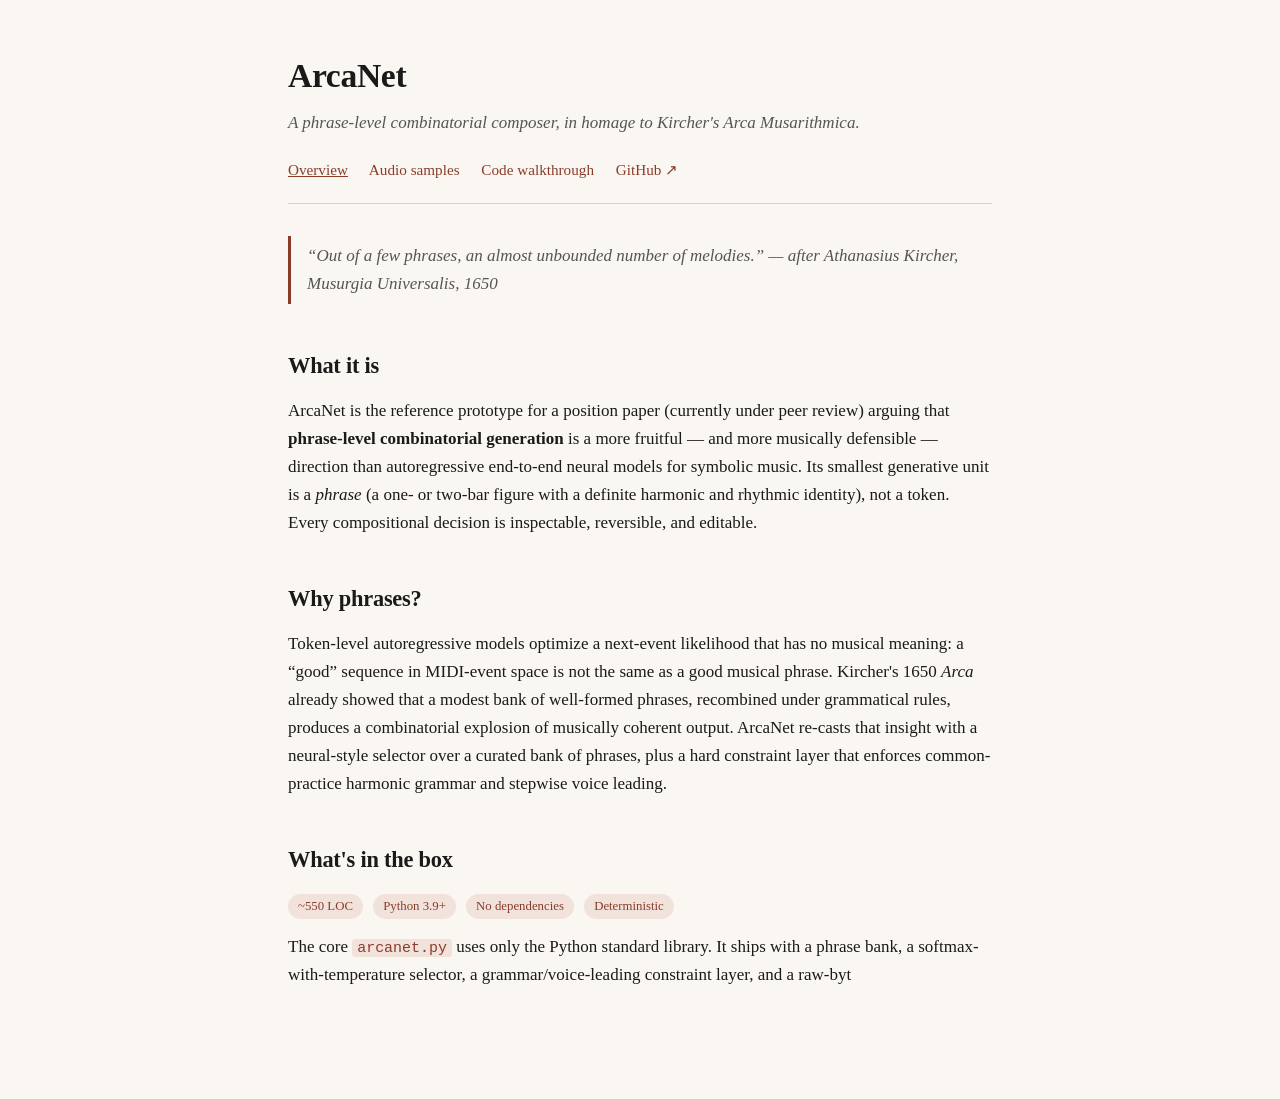
<file: docs/index.html>
<!DOCTYPE html>
<html lang="en">
<head>
<meta charset="utf-8">
<meta name="viewport" content="width=device-width, initial-scale=1">
<title>ArcaNet — Phrase-Level Combinatorial AI</title>
<meta name="description" content="ArcaNet: a dependency-free reference implementation of phrase-level combinatorial AI for algorithmic music generation.">
<link rel="stylesheet" href="assets/style.css">
</head>
<body>
<div class="page">
<header>
  <h1>ArcaNet</h1>
  <p class="sub">A phrase-level combinatorial composer, in homage to Kircher's Arca Musarithmica.</p>
  <nav>
    <a href="index.html" class="active">Overview</a>
    <a href="samples.html">Audio samples</a>
    <a href="code.html">Code walkthrough</a>
    <a href="https://github.com/rosyrosys/arcanet">GitHub ↗</a>
  </nav>
</header>
<p class="epigraph">
  &ldquo;Out of a few phrases, an almost unbounded number of melodies.&rdquo;
  — after Athanasius Kircher, <em>Musurgia Universalis</em>, 1650
</p>
<h2>What it is</h2>
<p>
  ArcaNet is the reference prototype for a position paper (currently under
  peer review) arguing that <strong>phrase-level combinatorial generation</strong>
  is a more fruitful — and more musically defensible — direction than
  autoregressive end-to-end neural models for symbolic music. Its smallest
  generative unit is a <em>phrase</em> (a one- or two-bar figure with a
  definite harmonic and rhythmic identity), not a token. Every compositional
  decision is inspectable, reversible, and editable.
</p>
<h2>Why phrases?</h2>
<p>
  Token-level autoregressive models optimize a next-event likelihood that
  has no musical meaning: a &ldquo;good&rdquo; sequence in MIDI-event space
  is not the same as a good musical phrase. Kircher's 1650 <em>Arca</em>
  already showed that a modest bank of well-formed phrases, recombined
  under grammatical rules, produces a combinatorial explosion of
  musically coherent output. ArcaNet re-casts that insight with a
  neural-style selector over a curated bank of phrases, plus a hard
  constraint layer that enforces common-practice harmonic grammar and
  stepwise voice leading.
</p>
<h2>What's in the box</h2>
<p>
  <span class="pill">~550 LOC</span>
  <span class="pill">Python 3.9+</span>
  <span class="pill">No dependencies</span>
  <span class="pill">Deterministic</span>
</p>
<p>
  The core <code>arcanet.py</code> uses only the Python standard library.
  It ships with a phrase bank, a softmax-with-temperature selector, a
  grammar/voice-leading constraint layer, and a raw-byt
</file>
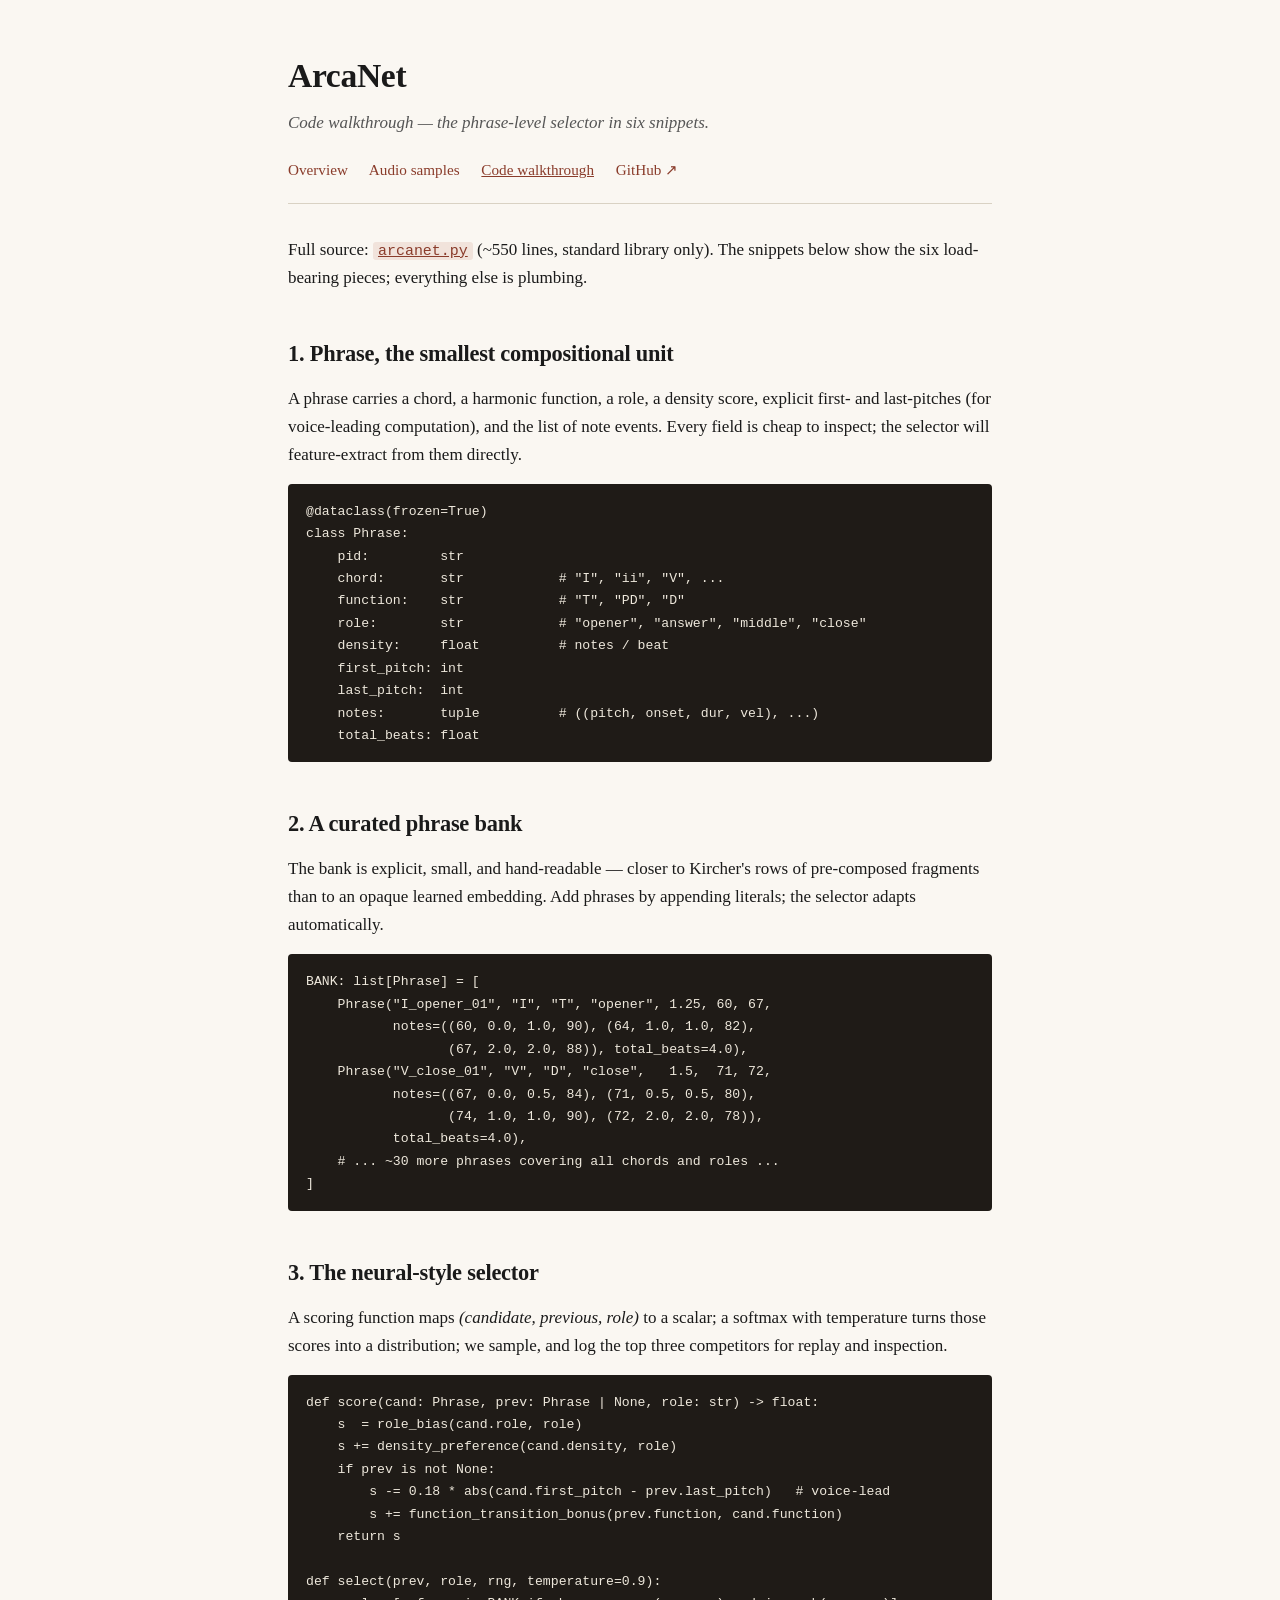
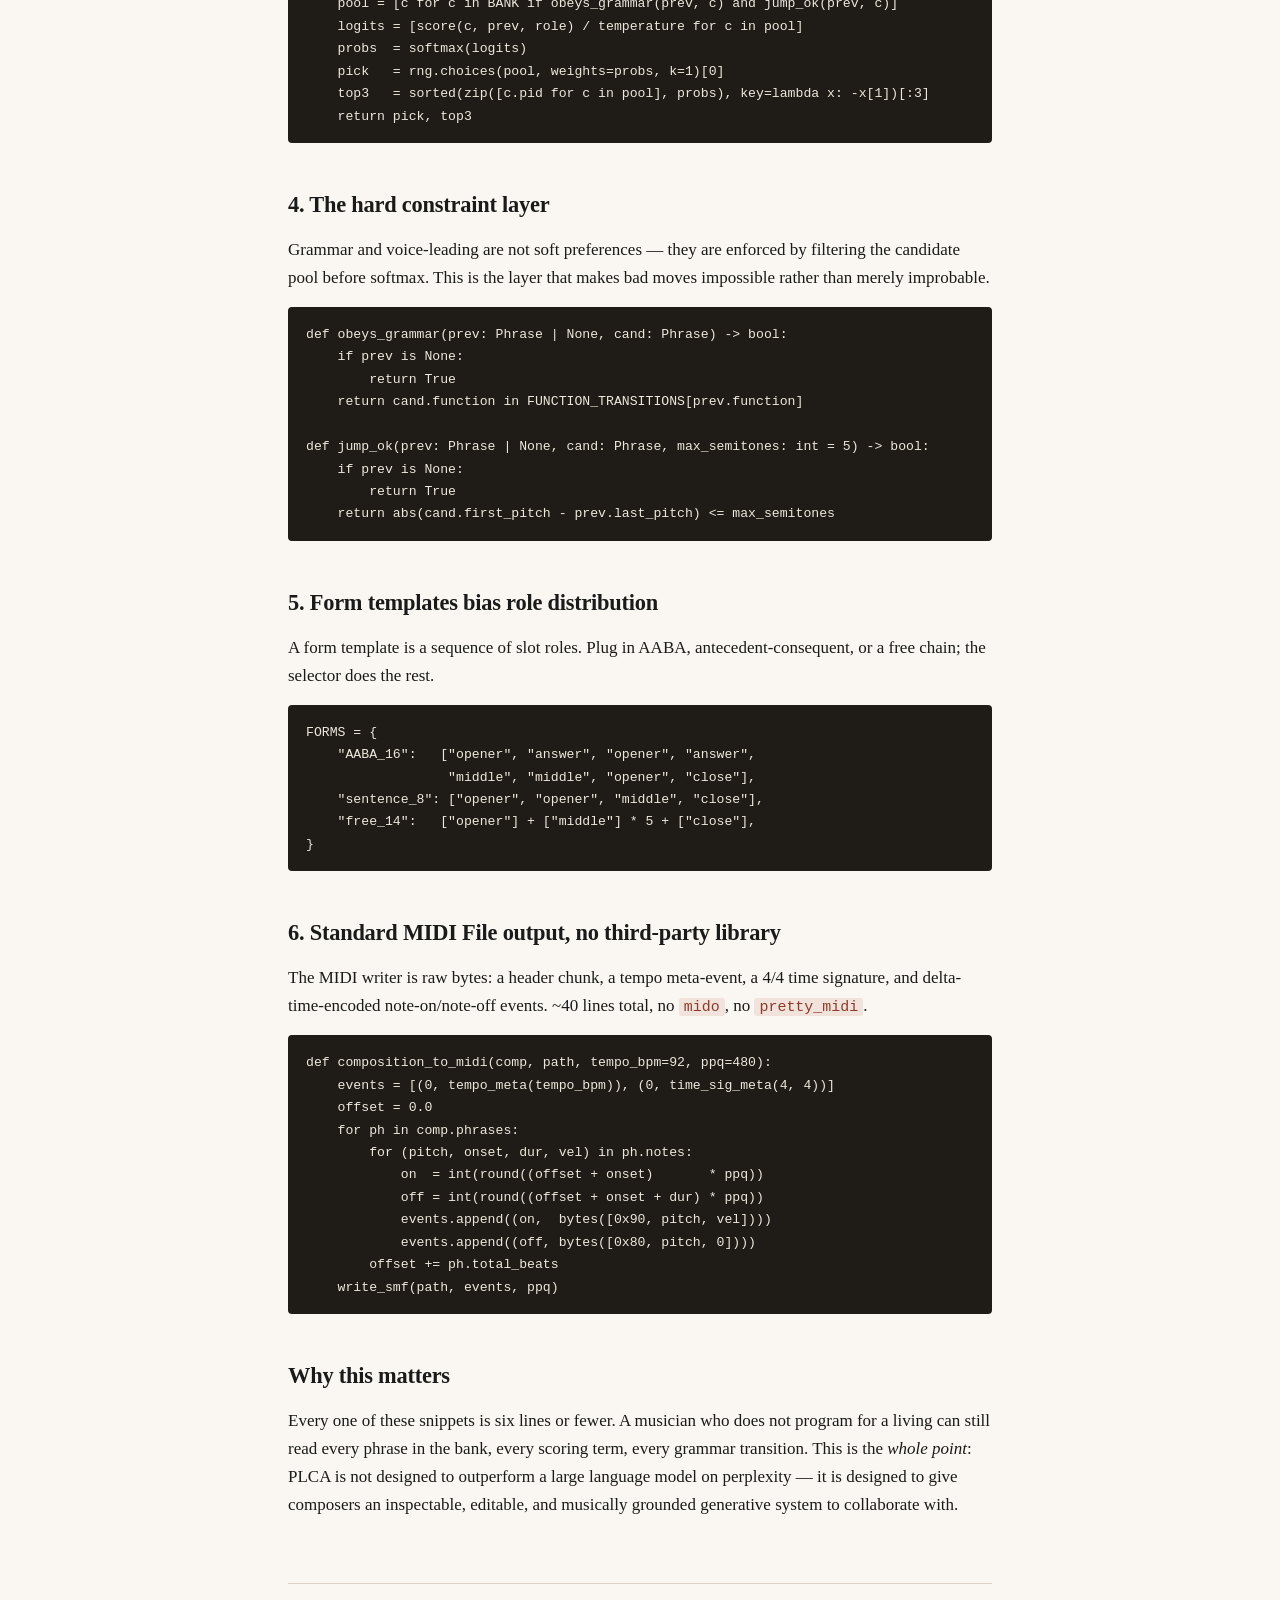
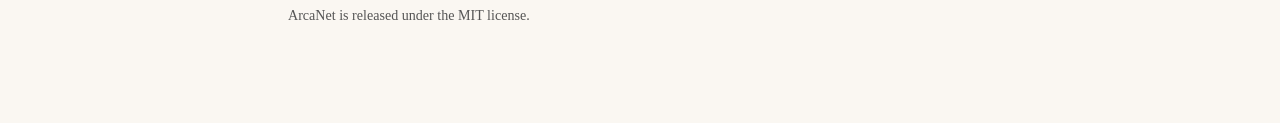
<file: docs/code.html>
<!DOCTYPE html>
<html lang="en">
<head>
<meta charset="utf-8">
<meta name="viewport" content="width=device-width, initial-scale=1">
<title>Code walkthrough — ArcaNet</title>
<link rel="stylesheet" href="assets/style.css">
</head>
<body>
<div class="page">

<header>
  <h1>ArcaNet</h1>
  <p class="sub">Code walkthrough — the phrase-level selector in six snippets.</p>
  <nav>
    <a href="index.html">Overview</a>
    <a href="samples.html">Audio samples</a>
    <a href="code.html" class="active">Code walkthrough</a>
    <a href="https://github.com/your-github-username/arcanet">GitHub ↗</a>
  </nav>
</header>

<p>
  Full source: <a href="https://github.com/your-github-username/arcanet/blob/main/arcanet.py"><code>arcanet.py</code></a>
  (~550 lines, standard library only). The snippets below show the
  six load-bearing pieces; everything else is plumbing.
</p>

<h2>1. Phrase, the smallest compositional unit</h2>
<p>
  A phrase carries a chord, a harmonic function, a role, a density
  score, explicit first- and last-pitches (for voice-leading
  computation), and the list of note events. Every field is cheap to
  inspect; the selector will feature-extract from them directly.
</p>
<pre><code>@dataclass(frozen=True)
class Phrase:
    pid:         str
    chord:       str            # "I", "ii", "V", ...
    function:    str            # "T", "PD", "D"
    role:        str            # "opener", "answer", "middle", "close"
    density:     float          # notes / beat
    first_pitch: int
    last_pitch:  int
    notes:       tuple          # ((pitch, onset, dur, vel), ...)
    total_beats: float</code></pre>

<h2>2. A curated phrase bank</h2>
<p>
  The bank is explicit, small, and hand-readable — closer to Kircher's
  rows of pre-composed fragments than to an opaque learned embedding.
  Add phrases by appending literals; the selector adapts automatically.
</p>
<pre><code>BANK: list[Phrase] = [
    Phrase("I_opener_01", "I", "T", "opener", 1.25, 60, 67,
           notes=((60, 0.0, 1.0, 90), (64, 1.0, 1.0, 82),
                  (67, 2.0, 2.0, 88)), total_beats=4.0),
    Phrase("V_close_01", "V", "D", "close",   1.5,  71, 72,
           notes=((67, 0.0, 0.5, 84), (71, 0.5, 0.5, 80),
                  (74, 1.0, 1.0, 90), (72, 2.0, 2.0, 78)),
           total_beats=4.0),
    # ... ~30 more phrases covering all chords and roles ...
]</code></pre>

<h2>3. The neural-style selector</h2>
<p>
  A scoring function maps <em>(candidate, previous, role)</em> to a
  scalar; a softmax with temperature turns those scores into a
  distribution; we sample, and log the top three competitors for
  replay and inspection.
</p>
<pre><code>def score(cand: Phrase, prev: Phrase | None, role: str) -> float:
    s  = role_bias(cand.role, role)
    s += density_preference(cand.density, role)
    if prev is not None:
        s -= 0.18 * abs(cand.first_pitch - prev.last_pitch)   # voice-lead
        s += function_transition_bonus(prev.function, cand.function)
    return s

def select(prev, role, rng, temperature=0.9):
    pool = [c for c in BANK if obeys_grammar(prev, c) and jump_ok(prev, c)]
    logits = [score(c, prev, role) / temperature for c in pool]
    probs  = softmax(logits)
    pick   = rng.choices(pool, weights=probs, k=1)[0]
    top3   = sorted(zip([c.pid for c in pool], probs), key=lambda x: -x[1])[:3]
    return pick, top3</code></pre>

<h2>4. The hard constraint layer</h2>
<p>
  Grammar and voice-leading are not soft preferences — they are
  enforced by filtering the candidate pool before softmax. This is
  the layer that makes bad moves impossible rather than merely
  improbable.
</p>
<pre><code>def obeys_grammar(prev: Phrase | None, cand: Phrase) -> bool:
    if prev is None:
        return True
    return cand.function in FUNCTION_TRANSITIONS[prev.function]

def jump_ok(prev: Phrase | None, cand: Phrase, max_semitones: int = 5) -> bool:
    if prev is None:
        return True
    return abs(cand.first_pitch - prev.last_pitch) <= max_semitones</code></pre>

<h2>5. Form templates bias role distribution</h2>
<p>
  A form template is a sequence of slot roles. Plug in AABA,
  antecedent-consequent, or a free chain; the selector does the rest.
</p>
<pre><code>FORMS = {
    "AABA_16":   ["opener", "answer", "opener", "answer",
                  "middle", "middle", "opener", "close"],
    "sentence_8": ["opener", "opener", "middle", "close"],
    "free_14":   ["opener"] + ["middle"] * 5 + ["close"],
}</code></pre>

<h2>6. Standard MIDI File output, no third-party library</h2>
<p>
  The MIDI writer is raw bytes: a header chunk, a tempo meta-event,
  a 4/4 time signature, and delta-time-encoded note-on/note-off
  events. ~40 lines total, no <code>mido</code>, no
  <code>pretty_midi</code>.
</p>
<pre><code>def composition_to_midi(comp, path, tempo_bpm=92, ppq=480):
    events = [(0, tempo_meta(tempo_bpm)), (0, time_sig_meta(4, 4))]
    offset = 0.0
    for ph in comp.phrases:
        for (pitch, onset, dur, vel) in ph.notes:
            on  = int(round((offset + onset)       * ppq))
            off = int(round((offset + onset + dur) * ppq))
            events.append((on,  bytes([0x90, pitch, vel])))
            events.append((off, bytes([0x80, pitch, 0])))
        offset += ph.total_beats
    write_smf(path, events, ppq)</code></pre>

<h2>Why this matters</h2>
<p>
  Every one of these snippets is six lines or fewer. A musician who
  does not program for a living can still read every phrase in the
  bank, every scoring term, every grammar transition. This is the
  <em>whole point</em>: PLCA is not designed to outperform a large
  language model on perplexity — it is designed to give composers an
  inspectable, editable, and musically grounded generative system to
  collaborate with.
</p>

<footer>
  ArcaNet is released under the MIT license.
</footer>

</div>
</body>
</html>
</file>
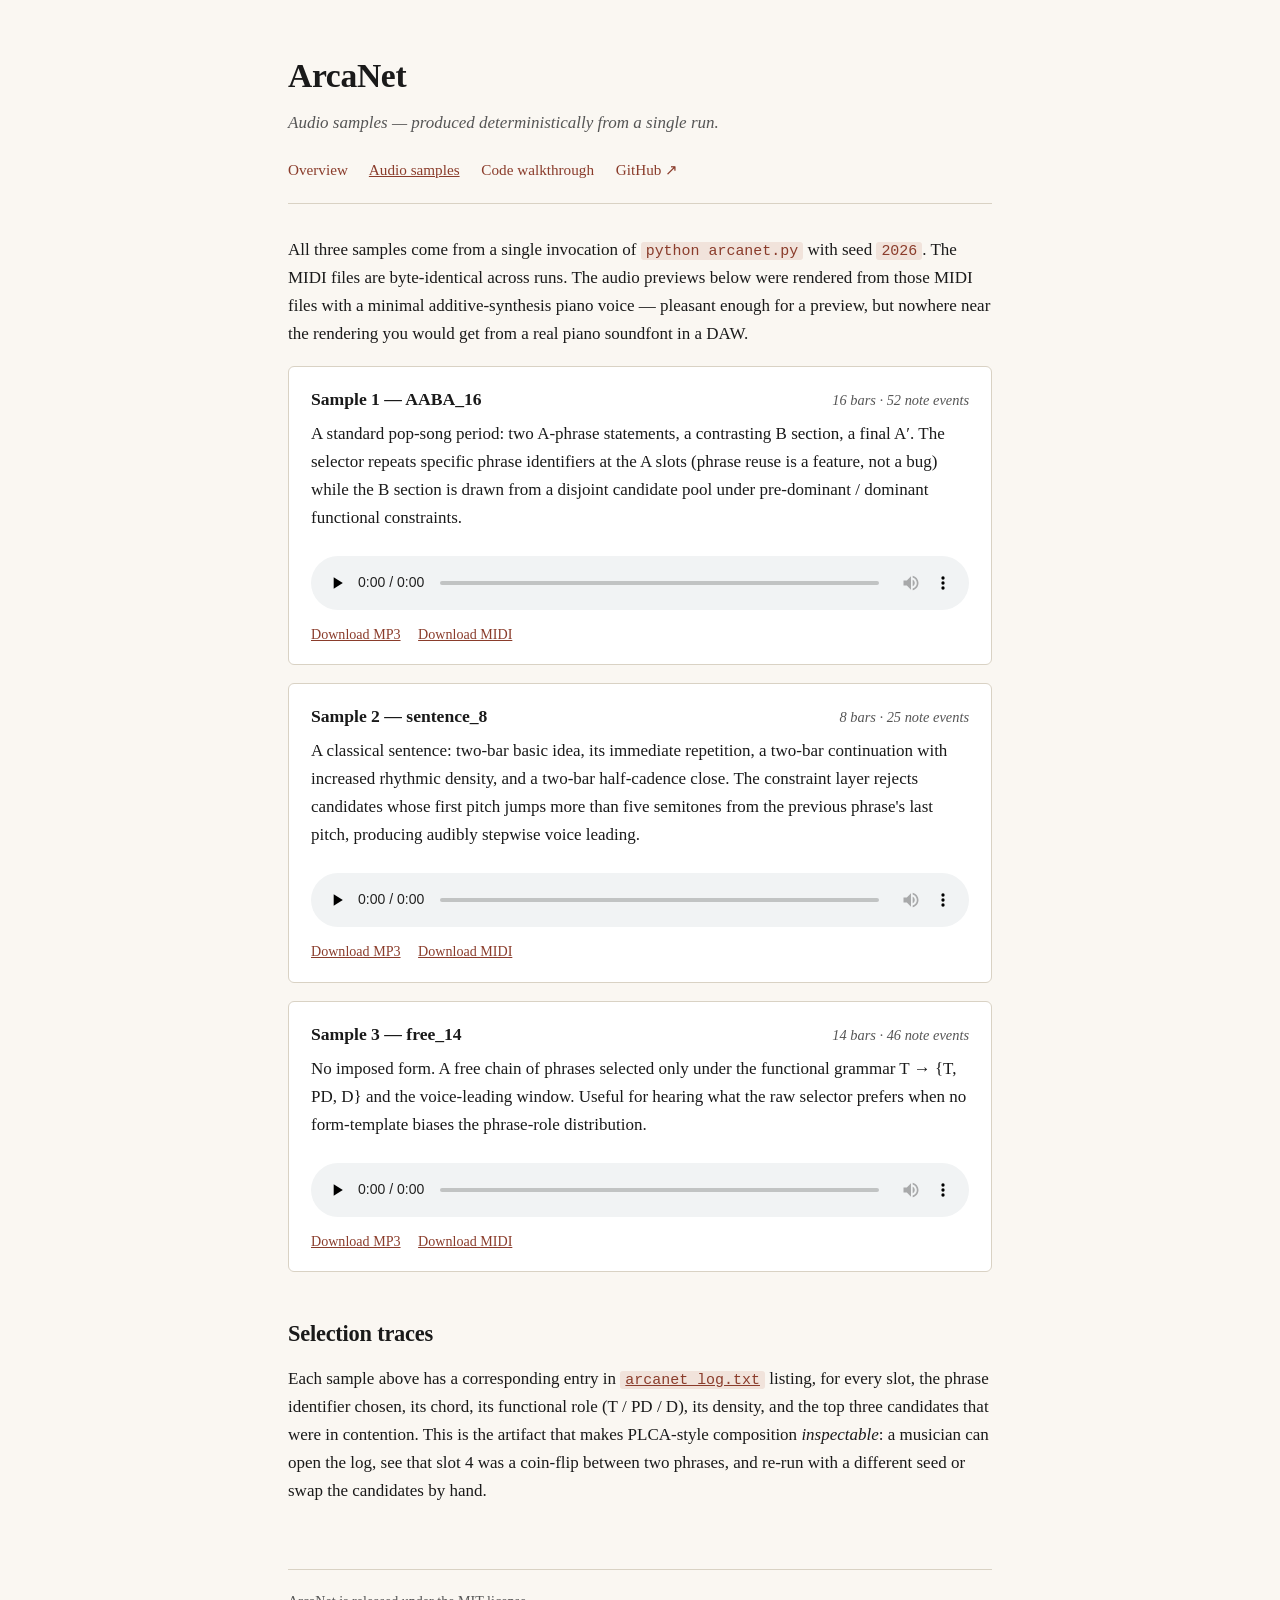
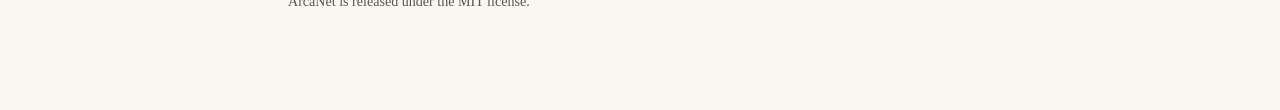
<file: docs/samples.html>
<!DOCTYPE html>
<html lang="en">
<head>
<meta charset="utf-8">
<meta name="viewport" content="width=device-width, initial-scale=1">
<title>Audio samples — ArcaNet</title>
<link rel="stylesheet" href="assets/style.css">
</head>
<body>
<div class="page">

<header>
  <h1>ArcaNet</h1>
  <p class="sub">Audio samples — produced deterministically from a single run.</p>
  <nav>
    <a href="index.html">Overview</a>
    <a href="samples.html" class="active">Audio samples</a>
    <a href="code.html">Code walkthrough</a>
    <a href="https://github.com/your-github-username/arcanet">GitHub ↗</a>
  </nav>
</header>

<p>
  All three samples come from a single invocation of
  <code>python arcanet.py</code> with seed <code>2026</code>. The MIDI
  files are byte-identical across runs. The audio previews below were
  rendered from those MIDI files with a minimal additive-synthesis
  piano voice — pleasant enough for a preview, but nowhere near the
  rendering you would get from a real piano soundfont in a DAW.
</p>

<div class="sample">
  <h3>
    Sample 1 — AABA_16
    <span class="meta">16 bars · 52 note events</span>
  </h3>
  <p>
    A standard pop-song period: two A-phrase statements, a contrasting
    B section, a final A&prime;. The selector repeats specific
    phrase identifiers at the A slots (phrase reuse is a feature, not
    a bug) while the B section is drawn from a disjoint candidate
    pool under pre-dominant / dominant functional constraints.
  </p>
  <audio controls preload="none" src="audio/arcanet_sample_01.mp3"></audio>
  <div class="links">
    <a href="audio/arcanet_sample_01.mp3" download>Download MP3</a>
    <a href="https://github.com/your-github-username/arcanet/raw/main/examples/arcanet_sample_01.mid" download>Download MIDI</a>
  </div>
</div>

<div class="sample">
  <h3>
    Sample 2 — sentence_8
    <span class="meta">8 bars · 25 note events</span>
  </h3>
  <p>
    A classical sentence: two-bar basic idea, its immediate repetition,
    a two-bar continuation with increased rhythmic density, and a
    two-bar half-cadence close. The constraint layer rejects
    candidates whose first pitch jumps more than five semitones from
    the previous phrase's last pitch, producing audibly stepwise
    voice leading.
  </p>
  <audio controls preload="none" src="audio/arcanet_sample_02.mp3"></audio>
  <div class="links">
    <a href="audio/arcanet_sample_02.mp3" download>Download MP3</a>
    <a href="https://github.com/your-github-username/arcanet/raw/main/examples/arcanet_sample_02.mid" download>Download MIDI</a>
  </div>
</div>

<div class="sample">
  <h3>
    Sample 3 — free_14
    <span class="meta">14 bars · 46 note events</span>
  </h3>
  <p>
    No imposed form. A free chain of phrases selected only under the
    functional grammar T → {T, PD, D} and the voice-leading window.
    Useful for hearing what the raw selector prefers when no
    form-template biases the phrase-role distribution.
  </p>
  <audio controls preload="none" src="audio/arcanet_sample_03.mp3"></audio>
  <div class="links">
    <a href="audio/arcanet_sample_03.mp3" download>Download MP3</a>
    <a href="https://github.com/your-github-username/arcanet/raw/main/examples/arcanet_sample_03.mid" download>Download MIDI</a>
  </div>
</div>

<h2>Selection traces</h2>
<p>
  Each sample above has a corresponding entry in
  <a href="https://github.com/your-github-username/arcanet/blob/main/examples/arcanet_log.txt"><code>arcanet_log.txt</code></a>
  listing, for every slot, the phrase identifier chosen, its chord,
  its functional role (T / PD / D), its density, and the top three
  candidates that were in contention. This is the artifact that
  makes PLCA-style composition <em>inspectable</em>: a musician can
  open the log, see that slot 4 was a coin-flip between two phrases,
  and re-run with a different seed or swap the candidates by hand.
</p>

<footer>
  ArcaNet is released under the MIT license.
</footer>

</div>
</body>
</html>
</file>
<file: docs/assets/style.css>
:root {
  --bg: #faf7f2;
  --fg: #1a1a1a;
  --muted: #555;
  --line: #d9d2c4;
  --accent: #8a3c2b;
  --accent-soft: #f1e3db;
  --mono: "SFMono-Regular", Consolas, "Liberation Mono", Menlo, monospace;
  --serif: Charter, "Iowan Old Style", "Palatino Linotype", Palatino, "URW Palladio L", "Book Antiqua", Georgia, serif;
}

* { box-sizing: border-box; }
html { scroll-behavior: smooth; }
body {
  margin: 0;
  font-family: var(--serif);
  background: var(--bg);
  color: var(--fg);
  line-height: 1.65;
  font-size: 17px;
}

.page {
  max-width: 760px;
  margin: 0 auto;
  padding: 48px 28px 96px;
}

header {
  border-bottom: 1px solid var(--line);
  padding-bottom: 20px;
  margin-bottom: 32px;
}
header h1 {
  font-size: 2.1rem;
  margin: 0 0 6px;
  letter-spacing: -0.01em;
}
header .sub {
  color: var(--muted);
  font-style: italic;
  margin: 0;
}
nav {
  margin-top: 20px;
  font-size: 0.95rem;
}
nav a {
  color: var(--accent);
  text-decoration: none;
  margin-right: 18px;
}
nav a:hover, nav a.active {
  text-decoration: underline;
}

h2 {
  margin-top: 44px;
  margin-bottom: 12px;
  font-size: 1.4rem;
  letter-spacing: -0.01em;
}
h3 {
  margin-top: 28px;
  margin-bottom: 6px;
  font-size: 1.1rem;
}

p { margin: 0 0 14px; }

a { color: var(--accent); }

code, pre {
  font-family: var(--mono);
  font-size: 0.88em;
}
pre {
  background: #1f1b17;
  color: #eee8dc;
  padding: 16px 18px;
  border-radius: 4px;
  overflow-x: auto;
  line-height: 1.5;
}
p code {
  background: var(--accent-soft);
  padding: 1px 5px;
  border-radius: 3px;
  color: var(--accent);
}

.sample {
  border: 1px solid var(--line);
  border-radius: 6px;
  padding: 18px 22px;
  margin: 18px 0;
  background: #fff;
}
.sample h3 {
  margin-top: 0;
  display: flex;
  align-items: baseline;
  justify-content: space-between;
}
.sample .meta {
  color: var(--muted);
  font-size: 0.9rem;
  font-style: italic;
  font-weight: normal;
}
.sample audio {
  width: 100%;
  margin: 10px 0 4px;
}
.sample .links {
  font-size: 0.88rem;
  color: var(--muted);
}
.sample .links a { margin-right: 14px; }

.epigraph {
  border-left: 3px solid var(--accent);
  padding: 6px 16px;
  color: var(--muted);
  font-style: italic;
  margin: 22px 0 28px;
}

.pill {
  display: inline-block;
  background: var(--accent-soft);
  color: var(--accent);
  padding: 2px 10px;
  border-radius: 100px;
  font-size: 0.8rem;
  margin-right: 6px;
}

footer {
  margin-top: 64px;
  padding-top: 20px;
  border-top: 1px solid var(--line);
  color: var(--muted);
  font-size: 0.88rem;
}
</file>
